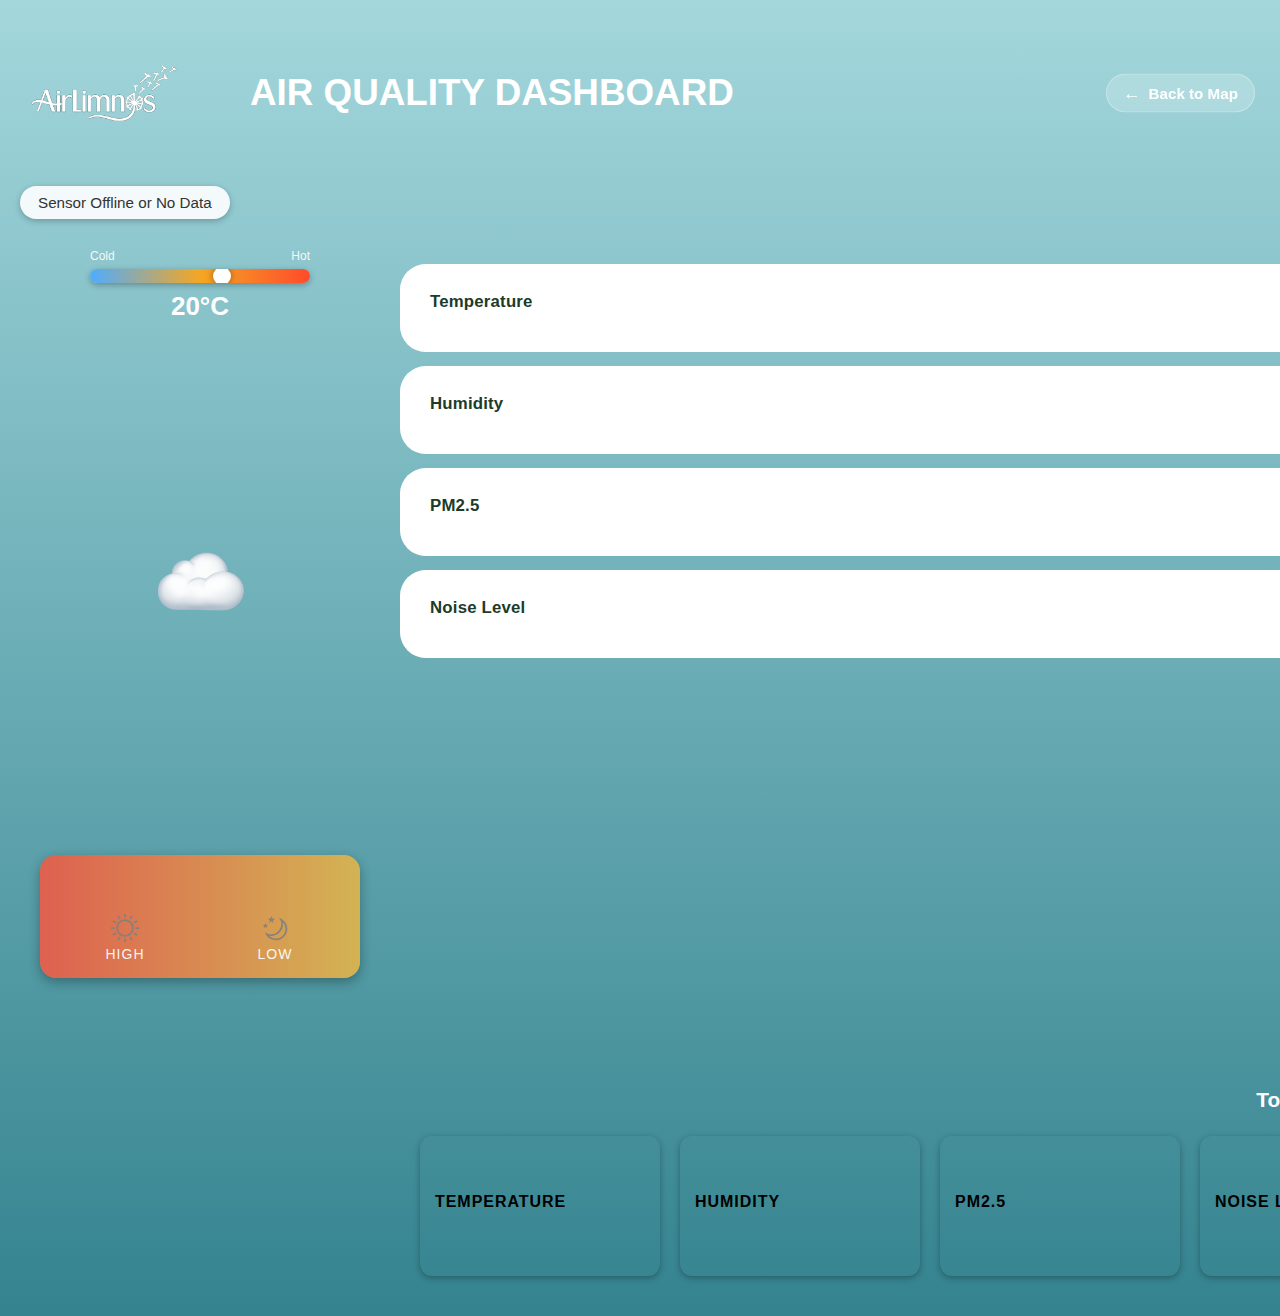
<file: Web2Learn/Web2Learn.html>
<!DOCTYPE html>
<html lang="en">

<head>
    <meta charset="UTF-8">
    <meta name="viewport" content="width=device-width, initial-scale=1.0">
    <title>Air Quality Dashboard</title>
    <link rel="stylesheet" href="style.css">
    <script src="Web2Learn.js"></script>

</head>

<body>
    <header>
        <img class="logo-img" src="airlimnos-white.png" alt="AirLimnos logo">
        <h1 class="logo">AIR QUALITY DASHBOARD</h1>
        <a href="map.html" class="btn-back-map">
            <span>&#8592;</span> Back to Map
        </a>
    </header>
    <main>
        <div class="selected-sensor">
            <span id="sensorLabel">No sensor selected</span>
        </div>

    <div class="hero">
        <div class="temp-bar-widget">
            <div class="temp-bar-labels">
            <span>Cold</span>
            <span>Hot</span>
            </div>

            <div class="temp-bar">
            <div class="temp-bar-fill"></div>
            <div class="temp-bar-knob"></div>
            </div>

            <p class="temp-bar-value">20°C</p>
        </div>

        <div class="condition" data-weather="rain">
            <img src="weather images/cloud.png" alt="Cloudy">
            <p></p>
        </div>

        <div class="highlow-box">
            <div class="high-item">
            <p class="temp"><sup></sup></p>
            <img src="weather-clear-symbolic-svgrepo-com.svg" alt="High">
            <span class="label-high-low">HIGH</span>
            </div>

            <div class="low-item">
            <p class="temp"><sup></sup></p>
            <img src="weather-clear-night-symbolic-svgrepo-com.svg" alt="Low">
            <span class="label-high-low">LOW</span>
            </div>
        </div>
        </div>




        <section class="today-panel">
            <h2 class="sectionTitle">
                <span class="title-toggle title-toggle-active" data-view="today">Today</span>
                <span class="title-separator"> / </span>
                <span class="title-toggle" data-view="history">History</span>
            </h2>



            <div class="today-card">
                <div class="today-main">
                    <div class="today-history">
                    <h4>Temperature</h4>
                    <div class="today-temperature-list theme-temp"></div>
                    </div>
                </div>
                </div>

                <div class="today-card">
                <div class="today-main">
                    <div class="today-history">
                    <h4>Humidity</h4>
                    <div class="today-humidity-list theme-hum"></div>
                    </div>
                </div>
                </div>

                <div class="today-card">
                <div class="today-main">
                    <div class="today-history">
                    <h4>PM2.5</h4>
                    <div class="today-pm25-list theme-pm25"></div>
                    </div>
                </div>
                </div>

                <div class="today-card">
                <div class="today-main">
                    <div class="today-history">
                    <h4>Noise Level</h4>
                    <div class="today-noise-list theme-noise"></div>
                    </div>
                </div>
                </div>

            <div class="history">

                <div class="day-card">
                    <span class="day-number">16</span>
                    <div class="day-info">
                        <span class="month">ΝΟΕΜΒΡΙΟΥ</span>
                        <span class="weekday">ΤΕΤΑΡΤΗ</span>
                    </div>
                    <div class="day-body">
                        <div class="icon-temp">
                            <img src="weather images/cloud.png">
                        </div>
                        <div class="temp-box">
                            <span class="temp-high">19°C</span>
                            <span class="temp-low">16°C</span>
                        </div>
                    </div>
                    <div class="metrics-row">
                        <div class="metric">
                            <span class="metric-label">PM2.5</span>
                            <span class="metric-value"> 12 µg/m³</span>
                        </div>
                        <div class="metric">
                            <span class="metric-label">Humidity</span>
                            <span class="metric-value">82%</span>
                        </div>
                        <div class="metric">
                            <span class="metric-label">Noise-Level</span>
                            <span class="metric-value">6 dB</span>
                        </div>
                    </div>
                    <div class="tag tag-green">
                        ΚΑΝΟΝΙΚΕΣ ΘΕΡΜΟΚΡΑΣΙΕΣ ΓΙΑ ΤΗΝ ΕΠΟΧΗ
                    </div>
                </div>

                <div class="day-card">
                    <span class="day-number">17</span>
                    <div class="day-info">
                        <span class="month">ΝΟΕΜΒΡΙΟΥ</span>
                        <span class="weekday">ΠΕΜΠΤΗ</span>
                    </div>
                    <p class="sun-times">Ανατολή: 07:21 – Δύση: 17:05</p>
                    <div class="day-body">
                        <div class="icon-temp">
                            <img src="weather images/mostly_sunny.png">
                        </div>
                        <div class="temp-box">
                            <span class="temp-high">22°C</span>
                            <span class="temp-low">19°C</span>
                        </div>
                    </div>
                    <div class="metrics-row">
                        <div class="metric">
                            <span class="metric-label">PM2.5</span>
                            <span class="metric-value">10 µg/m³</span>
                        </div>
                        <div class="metric">
                            <span class="metric-label">Humidity</span>
                            <span class="metric-value">89%</span>
                        </div>
                        <div class="metric">
                            <span class="metric-label">Noise-Level</span>
                            <span class="metric-value">2 dB</span>
                        </div>
                    </div>
                    <div class="tag tag-orange">
                        ΥΨΗΛΕΣ ΘΕΡΜΟΚΡΑΣΙΕΣ ΓΙΑ ΤΗΝ ΕΠΟΧΗ
                    </div>
                </div>

                <div class="day-card">
                    <span class="day-number">18</span>
                    <div class="day-info">
                        <span class="month">ΝΟΕΜΒΡΙΟΥ</span>
                        <span class="weekday">ΠΑΡΑΣΚΕΥΗ</span>
                    </div>
                    <p class="sun-times">Ανατολή: 07:21 – Δύση: 17:06</p>
                    <div class="day-body">
                        <div class="icon-temp">
                            <img src="weather images/mostly_sunny.png">
                        </div>
                        <div class="temp-box">
                            <span class="temp-high">24°C</span>
                            <span class="temp-low">19°C</span>
                        </div>
                    </div>
                    <div class="metrics-row">
                        <div class="metric">
                            <span class="metric-label">PM2.5</span>
                            <span class="metric-value">15 µg/m³</span>
                        </div>
                        <div class="metric">
                            <span class="metric-label">Humidity</span>
                            <span class="metric-value">90%</span>
                        </div>
                        <div class="metric">
                            <span class="metric-label">Noise-Level</span>
                            <span class="metric-value">9 dB</span>
                        </div>
                    </div>
                    <div class="tag tag-orange">
                        ΥΨΗΛΕΣ ΘΕΡΜΟΚΡΑΣΙΕΣ ΓΙΑ ΤΗΝ ΕΠΟΧΗ
                    </div>
                </div>

                <div class="day-card">
                    <span class="day-number">19</span>
                    <div class="day-info">
                        <span class="month">ΝΟΕΜΒΡΙΟΥ</span>
                        <span class="weekday">ΣΑΒΒΑΤΟ</span>
                    </div>
                    <p class="sun-times">Ανατολή: 07:22 – Δύση: 17:05</p>
                    <div class="day-body">
                        <div class="icon-temp">
                            <img src="weather images/rain_cloud.png">
                        </div>
                        <div class="temp-box">
                            <span class="temp-high">14°C</span>
                            <span class="temp-low">5°C</span>
                        </div>
                    </div>
                    <div class="metrics-row">
                        <div class="metric">
                            <span class="metric-label">PM2.5</span>
                            <span class="metric-value">4 µg/m³</span>
                        </div>
                        <div class="metric">
                            <span class="metric-label">Humidity</span>
                            <span class="metric-value">95%</span>
                        </div>
                        <div class="metric">
                            <span class="metric-label">Noise-Level</span>
                            <span class="metric-value">6 dB</span>
                        </div>
                    </div>
                    <div class="tag tag-blue">
                        ΧΑΜΗΛΕΣ ΘΕΡΜΟΚΡΑΣΙΕΣ ΓΙΑ ΤΗΝ ΕΠΟΧΗ
                    </div>
                </div>

                <div class="day-card">
                    <span class="day-number">20</span>
                    <div class="day-info">
                        <span class="month">ΝΟΕΜΒΡΙΟΥ</span>
                        <span class="weekday">ΚΥΡΙΑΚΗ</span>
                    </div>
                    <p class="sun-times">Ανατολή: 07:20 – Δύση: 17:05</p>
                    <div class="day-body">
                        <div class="icon-temp">
                            <img src="weather images/rain_cloud.png">
                        </div>
                        <div class="temp-box">
                            <span class="temp-high">13°C</span>
                            <span class="temp-low">7°C</span>
                        </div>
                    </div>
                    <div class="metrics-row">
                        <div class="metric">
                            <span class="metric-label">PM2.5</span>
                            <span class="metric-value">3 µg/m³</span>
                        </div>
                        <div class="metric">
                            <span class="metric-label">Humidity</span>
                            <span class="metric-value">75%</span>
                        </div>
                        <div class="metric">
                            <span class="metric-label">Noise-Level</span>
                            <span class="metric-value">4 dB</span>
                        </div>
                    </div>
                    <div class="tag tag-blue">
                        ΧΑΜΗΛΕΣ ΘΕΡΜΟΚΡΑΣΙΕΣ ΓΙΑ ΤΗΝ ΕΠΟΧΗ
                    </div>
                </div>


                <div class="day-card">
                    <span class="day-number">21</span>
                    <div class="day-info"><span class="month">ΝΟΕΜΒΡΙΟΥ</span><span class="weekday">ΔΕΥΤΕΡΑ</span></div>
                    <p class="sun-times">Ανατολή: 07:24 – Δύση: 17:04</p>
                    <div class="day-body">
                        <div class="icon-temp"><img src="weather images/cloud.png"></div>
                        <div class="temp-box">
                            <span class="temp-high">16°C</span>
                            <span class="temp-low">10°C</span>
                        </div>
                    </div>
                    <div class="metrics-row">
                        <div class="metric"><span class="metric-label">PM2.5</span><span class="metric-value"> 10
                                µg/m³</span></div>
                        <div class="metric"><span class="metric-label">Humidity</span><span class="metric-value">
                                72%</span></div>
                        <div class="metric"><span class="metric-label">Noise-Level</span><span class="metric-value"> 5
                                dB</span></div>
                    </div>
                    <div class="tag tag-green">ΚΑΝΟΝΙΚΕΣ ΘΕΡΜΟΚΡΑΣΙΕΣ</div>
                </div>

                <div class="day-card">
                    <span class="day-number">22</span>
                    <div class="day-info"><span class="month">ΝΟΕΜΒΡΙΟΥ</span><span class="weekday">ΤΡΙΤΗ</span></div>
                    <p class="sun-times">Ανατολή: 07:25 – Δύση: 17:04</p>
                    <div class="day-body">
                        <div class="icon-temp"><img src="weather images/rain_cloud.png"></div>
                        <div class="temp-box">
                            <span class="temp-high">13°C</span>
                            <span class="temp-low">7°C</span>
                        </div>
                    </div>
                    <div class="metrics-row">
                        <div class="metric"><span class="metric-label">PM2.5</span><span class="metric-value"> 12
                                µg/m³</span></div>
                        <div class="metric"><span class="metric-label">Humidity</span><span class="metric-value">
                                88%</span></div>
                        <div class="metric"><span class="metric-label">Noise-Level</span><span class="metric-value"> 6
                                dB</span></div>
                    </div>
                    <div class="tag tag-blue">ΧΑΜΗΛΕΣ ΘΕΡΜΟΚΡΑΣΙΕΣ</div>
                </div>

                <div class="day-card">
                    <span class="day-number">23</span>
                    <div class="day-info"><span class="month">ΝΟΕΜΒΡΙΟΥ</span><span class="weekday">ΤΕΤΑΡΤΗ</span></div>
                    <p class="sun-times">Ανατολή: 07:26 – Δύση: 17:03</p>
                    <div class="day-body">
                        <div class="icon-temp"><img src="weather images/sunny.png"></div>
                        <div class="temp-box">
                            <span class="temp-high">20°C</span>
                            <span class="temp-low">11°C</span>
                        </div>
                    </div>
                    <div class="metrics-row">
                        <div class="metric"><span class="metric-label">PM2.5</span><span class="metric-value"> 6
                                µg/m³</span></div>
                        <div class="metric"><span class="metric-label">Humidity</span><span class="metric-value">
                                55%</span></div>
                        <div class="metric"><span class="metric-label">Noise-Level</span><span class="metric-value"> 5
                                dB</span></div>
                    </div>
                    <div class="tag tag-orange">ΥΨΗΛΕΣ ΘΕΡΜΟΚΡΑΣΙΕΣ</div>
                </div>

                <div class="day-card">
                    <span class="day-number">24</span>
                    <div class="day-info"><span class="month">ΝΟΕΜΒΡΙΟΥ</span><span class="weekday">ΠΕΜΠΤΗ</span></div>
                    <p class="sun-times">Ανατολή: 07:27 – Δύση: 17:03</p>
                    <div class="day-body">
                        <div class="icon-temp"><img src="weather images/cloud.png"></div>
                        <div class="temp-box">
                            <span class="temp-high">18°C</span>
                            <span class="temp-low">12°C</span>
                        </div>
                    </div>
                    <div class="metrics-row">
                        <div class="metric"><span class="metric-label">PM2.5</span><span class="metric-value"> 8
                                µg/m³</span></div>
                        <div class="metric"><span class="metric-label">Humidity</span><span class="metric-value">
                                65%</span></div>
                        <div class="metric"><span class="metric-label">Noise-Level</span><span class="metric-value"> 4
                                dB</span></div>
                    </div>
                    <div class="tag tag-green">ΚΑΝΟΝΙΚΕΣ ΘΕΡΜΟΚΡΑΣΙΕΣ</div>
                </div>

                <div class="day-card">
                    <span class="day-number">25</span>
                    <div class="day-info"><span class="month">ΝΟΕΜΒΡΙΟΥ</span><span class="weekday">ΠΑΡΑΣΚΕΥΗ</span>
                    </div>
                    <p class="sun-times">Ανατολή: 07:28 – Δύση: 17:02</p>
                    <div class="day-body">
                        <div class="icon-temp"><img src="weather images/thunder_cloud_and_rain.png"></div>
                        <div class="temp-box">
                            <span class="temp-high">12°C</span>
                            <span class="temp-low">6°C</span>
                        </div>
                    </div>
                    <div class="metrics-row">
                        <div class="metric"><span class="metric-label">PM2.5</span><span class="metric-value"> 14
                                µg/m³</span></div>
                        <div class="metric"><span class="metric-label">Humidity</span><span class="metric-value">
                                92%</span></div>
                        <div class="metric"><span class="metric-label">Noise-Level</span><span class="metric-value"> 7
                                dB</span></div>
                    </div>
                    <div class="tag tag-blue">ΧΑΜΗΛΕΣ ΘΕΡΜΟΚΡΑΣΙΕΣ</div>
                </div>

                <div class="day-card">
                    <span class="day-number">26</span>
                    <div class="day-info"><span class="month">ΝΟΕΜΒΡΙΟΥ</span><span class="weekday">ΣΑΒΒΑΤΟ</span></div>
                    <p class="sun-times">Ανατολή: 07:29 – Δύση: 17:02</p>
                    <div class="day-body">
                        <div class="icon-temp"><img src="weather images/cloud.png"></div>
                        <div class="temp-box">
                            <span class="temp-high">15°C</span>
                            <span class="temp-low">10°C</span>
                        </div>
                    </div>
                    <div class="metrics-row">
                        <div class="metric"><span class="metric-label">PM2.5</span><span class="metric-value"> 9
                                µg/m³</span></div>
                        <div class="metric"><span class="metric-label">Humidity</span><span class="metric-value">
                                78%</span></div>
                        <div class="metric"><span class="metric-label">Noise-Level</span><span class="metric-value"> 5
                                dB</span></div>
                    </div>
                    <div class="tag tag-green">ΚΑΝΟΝΙΚΕΣ ΘΕΡΜΟΚΡΑΣΙΕΣ</div>
                </div>

                <div class="day-card">
                    <span class="day-number">27</span>
                    <div class="day-info"><span class="month">ΝΟΕΜΒΡΙΟΥ</span><span class="weekday">ΚΥΡΙΑΚΗ</span></div>
                    <p class="sun-times">Ανατολή: 07:30 – Δύση: 17:02</p>
                    <div class="day-body">
                        <div class="icon-temp"><img src="weather images/sunny.png"></div>
                        <div class="temp-box">
                            <span class="temp-high">19°C</span>
                            <span class="temp-low">8°C</span>
                        </div>
                    </div>
                    <div class="metrics-row">
                        <div class="metric"><span class="metric-label">PM2.5</span><span class="metric-value"> 5
                                µg/m³</span></div>
                        <div class="metric"><span class="metric-label">Humidity</span><span class="metric-value">
                                54%</span></div>
                        <div class="metric"><span class="metric-label">Noise-Level</span><span class="metric-value"> 3
                                dB</span></div>
                    </div>
                    <div class="tag tag-orange">ΥΨΗΛΕΣ ΘΕΡΜΟΚΡΑΣΙΕΣ</div>
                </div>

                <div class="day-card">
                    <span class="day-number">28</span>
                    <div class="day-info"><span class="month">ΝΟΕΜΒΡΙΟΥ</span><span class="weekday">ΔΕΥΤΕΡΑ</span></div>
                    <p class="sun-times">Ανατολή: 07:31 – Δύση: 17:02</p>
                    <div class="day-body">
                        <div class="icon-temp"><img src="weather images/rain_cloud.png"></div>
                        <div class="temp-box">
                            <span class="temp-high">14°C</span>
                            <span class="temp-low">9°C</span>
                        </div>
                    </div>
                    <div class="metrics-row">
                        <div class="metric"><span class="metric-label">PM2.5</span><span class="metric-value"> 11
                                µg/m³</span></div>
                        <div class="metric"><span class="metric-label">Humidity</span><span class="metric-value">
                                80%</span></div>
                        <div class="metric"><span class="metric-label">Noise-Level</span><span class="metric-value"> 5
                                dB</span></div>
                    </div>
                    <div class="tag tag-green">ΚΑΝΟΝΙΚΕΣ ΘΕΡΜΟΚΡΑΣΙΕΣ</div>
                </div>

                <div class="day-card">
                    <span class="day-number">29</span>
                    <div class="day-info"><span class="month">ΝΟΕΜΒΡΙΟΥ</span><span class="weekday">ΤΡΙΤΗ</span></div>
                    <p class="sun-times">Ανατολή: 07:32 – Δύση: 17:02</p>
                    <div class="day-body">
                        <div class="icon-temp"><img src="weather images/mostly_sunny.png"></div>
                        <div class="temp-box">
                            <span class="temp-high">17°C</span>
                            <span class="temp-low">12°C</span>
                        </div>
                    </div>
                    <div class="metrics-row">
                        <div class="metric"><span class="metric-label">PM2.5</span><span class="metric-value"> 7
                                µg/m³</span></div>
                        <div class="metric"><span class="metric-label">Humidity</span><span class="metric-value">
                                63%</span></div>
                        <div class="metric"><span class="metric-label">Noise-Level</span><span class="metric-value"> 5
                                dB</span></div>
                    </div>
                    <div class="tag tag-green">ΚΑΝΟΝΙΚΕΣ ΘΕΡΜΟΚΡΑΣΙΕΣ</div>
                </div>

                <div class="day-card">
                    <span class="day-number">30</span>
                    <div class="day-info"><span class="month">ΝΟΕΜΒΡΙΟΥ</span><span class="weekday">ΤΕΤΑΡΤΗ</span></div>
                    <p class="sun-times">Ανατολή: 07:33 – Δύση: 17:02</p>
                    <div class="day-body">
                        <div class="icon-temp"><img src="weather images/cloud.png"></div>
                        <div class="temp-box">
                            <span class="temp-high">15°C</span>
                            <span class="temp-low">8°C</span>
                        </div>
                    </div>
                    <div class="metrics-row">
                        <div class="metric"><span class="metric-label">PM2.5</span><span class="metric-value"> 8
                                µg/m³</span></div>
                        <div class="metric"><span class="metric-label">Humidity</span><span class="metric-value">
                                72%</span></div>
                        <div class="metric"><span class="metric-label">Noise-Level</span><span class="metric-value"> 4
                                dB</span></div>
                    </div>
                    <div class="tag tag-green">ΚΑΝΟΝΙΚΕΣ ΘΕΡΜΟΚΡΑΣΙΕΣ</div>
                </div>

                <div class="day-card">
                    <span class="day-number">1</span>
                    <div class="day-info"><span class="month">ΔΕΚΕΜΒΡΙΟΥ</span><span class="weekday">ΠΕΜΠΤΗ</span></div>
                    <p class="sun-times">Ανατολή: 07:34 – Δύση: 17:01</p>
                    <div class="day-body">
                        <div class="icon-temp"><img src="weather images/rain_cloud.png"></div>
                        <div class="temp-box">
                            <span class="temp-high">10°C</span>
                            <span class="temp-low">5°C</span>
                        </div>
                    </div>
                    <div class="metrics-row">
                        <div class="metric"><span class="metric-label">PM2.5</span><span class="metric-value"> 13
                                µg/m³</span></div>
                        <div class="metric"><span class="metric-label">Humidity</span><span class="metric-value">
                                90%</span></div>
                        <div class="metric"><span class="metric-label">Noise-Level</span><span class="metric-value"> 6
                                dB</span></div>
                    </div>
                    <div class="tag tag-blue">ΧΑΜΗΛΕΣ ΘΕΡΜΟΚΡΑΣΙΕΣ</div>
                </div>

                <div class="day-card">
                    <span class="day-number">2</span>
                    <div class="day-info"><span class="month">ΔΕΚΕΜΒΡΙΟΥ</span><span class="weekday">ΠΑΡΑΣΚΕΥΗ</span>
                    </div>
                    <p class="sun-times">Ανατολή: 07:35 – Δύση: 17:01</p>
                    <div class="day-body">
                        <div class="icon-temp"><img src="weather images/mostly_sunny.png"></div>
                        <div class="temp-box">
                            <span class="temp-high">17°C</span>
                            <span class="temp-low">11°C</span>
                        </div>
                    </div>
                    <div class="metrics-row">
                        <div class="metric"><span class="metric-label">PM2.5</span><span class="metric-value"> 6
                                µg/m³</span></div>
                        <div class="metric"><span class="metric-label">Humidity</span><span class="metric-value">
                                70%</span></div>
                        <div class="metric"><span class="metric-label">Noise-Level</span><span class="metric-value"> 4
                                dB</span></div>
                    </div>
                    <div class="tag tag-orange">ΥΨΗΛΕΣ ΘΕΡΜΟΚΡΑΣΙΕΣ</div>
                </div>

                <div class="day-card">
                    <span class="day-number">3</span>
                    <div class="day-info"><span class="month">ΔΕΚΕΜΒΡΙΟΥ</span><span class="weekday">ΣΑΒΒΑΤΟ</span>
                    </div>
                    <p class="sun-times">Ανατολή: 07:36 – Δύση: 17:01</p>
                    <div class="day-body">
                        <div class="icon-temp"><img src="weather images/cloud.png"></div>
                        <div class="temp-box">
                            <span class="temp-high">14°C</span>
                            <span class="temp-low">7°C</span>
                        </div>
                    </div>
                    <div class="metrics-row">
                        <div class="metric"><span class="metric-label">PM2.5</span><span class="metric-value"> 9
                                µg/m³</span></div>
                        <div class="metric"><span class="metric-label">Humidity</span><span class="metric-value">
                                79%</span></div>
                        <div class="metric"><span class="metric-label">Noise-Level</span><span class="metric-value"> 5
                                dB</span></div>
                    </div>
                    <div class="tag tag-green">ΚΑΝΟΝΙΚΕΣ ΘΕΡΜΟΚΡΑΣΙΕΣ</div>
                </div>

                <div class="day-card">
                    <span class="day-number">4</span>
                    <div class="day-info"><span class="month">ΔΕΚΕΜΒΡΙΟΥ</span><span class="weekday">ΚΥΡΙΑΚΗ</span>
                    </div>
                    <p class="sun-times">Ανατολή: 07:36 – Δύση: 17:00</p>
                    <div class="day-body">
                        <div class="icon-temp"><img src="weather images/rain_cloud.png"></div>
                        <div class="temp-box">
                            <span class="temp-high">12°C</span>
                            <span class="temp-low">6°C</span>
                        </div>
                    </div>
                    <div class="metrics-row">
                        <div class="metric"><span class="metric-label">PM2.5</span><span class="metric-value"> 14
                                µg/m³</span></div>
                        <div class="metric"><span class="metric-label">Humidity</span><span class="metric-value">
                                90%</span></div>
                        <div class="metric"><span class="metric-label">Noise-Level</span><span class="metric-value"> 6
                                dB</span></div>
                    </div>
                    <div class="tag tag-blue">ΧΑΜΗΛΕΣ ΘΕΡΜΟΚΡΑΣΙΕΣ</div>
                </div>

                <div class="day-card">
                    <span class="day-number">5</span>
                    <div class="day-info"><span class="month">ΔΕΚΕΜΒΡΙΟΥ</span><span class="weekday">ΔΕΥΤΕΡΑ</span>
                    </div>
                    <p class="sun-times">Ανατολή: 07:37 – Δύση: 17:00</p>
                    <div class="day-body">
                        <div class="icon-temp"><img src="weather images/mostly_sunny.png"></div>
                        <div class="temp-box">
                            <span class="temp-high">15°C</span>
                            <span class="temp-low">9°C</span>
                        </div>
                    </div>
                    <div class="metrics-row">
                        <div class="metric"><span class="metric-label">PM2.5</span><span class="metric-value"> 7
                                µg/m³</span></div>
                        <div class="metric"><span class="metric-label">Humidity</span><span class="metric-value">
                                67%</span></div>
                        <div class="metric"><span class="metric-label">Noise-Level</span><span class="metric-value"> 4
                                dB</span></div>
                    </div>
                    <div class="tag tag-green">ΚΑΝΟΝΙΚΕΣ ΘΕΡΜΟΚΡΑΣΙΕΣ</div>
                </div>

                <div class="day-card">
                    <span class="day-number">6</span>
                    <div class="day-info"><span class="month">ΔΕΚΕΜΒΡΙΟΥ</span><span class="weekday">ΤΡΙΤΗ</span></div>
                    <p class="sun-times">Ανατολή: 07:38 – Δύση: 17:00</p>
                    <div class="day-body">
                        <div class="icon-temp"><img src="weather images/sunny.png"></div>
                        <div class="temp-box">
                            <span class="temp-high">18°C</span>
                            <span class="temp-low">11°C</span>
                        </div>
                    </div>
                    <div class="metrics-row">
                        <div class="metric"><span class="metric-label">PM2.5</span><span class="metric-value"> 6
                                µg/m³</span></div>
                        <div class="metric"><span class="metric-label">Humidity</span><span class="metric-value">
                                58%</span></div>
                        <div class="metric"><span class="metric-label">Noise-Level</span><span class="metric-value"> 4
                                dB</span></div>
                    </div>
                    <div class="tag tag-orange">ΥΨΗΛΕΣ ΘΕΡΜΟΚΡΑΣΙΕΣ</div>
                </div>

                <div class="day-card">
                    <span class="day-number">7</span>
                    <div class="day-info"><span class="month">ΔΕΚΕΜΒΡΙΟΥ</span><span class="weekday">ΤΕΤΑΡΤΗ</span>
                    </div>
                    <p class="sun-times">Ανατολή: 07:39 – Δύση: 17:00</p>
                    <div class="day-body">
                        <div class="icon-temp"><img src="weather images/cloud.png"></div>
                        <div class="temp-box">
                            <span class="temp-high">16°C</span>
                            <span class="temp-low">9°C</span>
                        </div>
                    </div>
                    <div class="metrics-row">
                        <div class="metric"><span class="metric-label">PM2.5</span><span class="metric-value"> 7
                                µg/m³</span></div>
                        <div class="metric"><span class="metric-label">Humidity</span><span class="metric-value">
                                70%</span></div>
                        <div class="metric"><span class="metric-label">Noise-Level</span><span class="metric-value"> 5
                                dB</span></div>
                    </div>
                    <div class="tag tag-green">ΚΑΝΟΝΙΚΕΣ ΘΕΡΜΟΚΡΑΣΙΕΣ</div>
                </div>

                <div class="day-card">
                    <span class="day-number">8</span>
                    <div class="day-info"><span class="month">ΔΕΚΕΜΒΡΙΟΥ</span><span class="weekday">ΠΕΜΠΤΗ</span></div>
                    <p class="sun-times">Ανατολή: 07:40 – Δύση: 17:00</p>
                    <div class="day-body">
                        <div class="icon-temp"><img src="weather images/mostly_sunny.png"></div>
                        <div class="temp-box">
                            <span class="temp-high">19°C</span>
                            <span class="temp-low">12°C</span>
                        </div>
                    </div>
                    <div class="metrics-row">
                        <div class="metric"><span class="metric-label">PM2.5</span><span class="metric-value"> 6
                                µg/m³</span></div>
                        <div class="metric"><span class="metric-label">Humidity</span><span class="metric-value">
                                60%</span></div>
                        <div class="metric"><span class="metric-label">Noise-Level</span><span class="metric-value"> 4
                                dB</span></div>
                    </div>
                    <div class="tag tag-orange">ΥΨΗΛΕΣ ΘΕΡΜΟΚΡΑΣΙΕΣ</div>
                </div>

                <div class="day-card">
                    <span class="day-number">9</span>
                    <div class="day-info"><span class="month">ΔΕΚΕΜΒΡΙΟΥ</span><span class="weekday">ΠΑΡΑΣΚΕΥΗ</span>
                    </div>
                    <p class="sun-times">Ανατολή: 07:40 – Δύση: 17:01</p>
                    <div class="day-body">
                        <div class="icon-temp"><img src="weather images/rain_cloud.png"></div>
                        <div class="temp-box">
                            <span class="temp-high">11°C</span>
                            <span class="temp-low">6°C</span>
                        </div>
                    </div>
                    <div class="metrics-row">
                        <div class="metric"><span class="metric-label">PM2.5</span><span class="metric-value"> 14
                                µg/m³</span></div>
                        <div class="metric"><span class="metric-label">Humidity</span><span class="metric-value">
                                92%</span></div>
                        <div class="metric"><span class="metric-label">Noise-Level</span><span class="metric-value"> 6
                                dB</span></div>
                    </div>
                    <div class="tag tag-blue">ΧΑΜΗΛΕΣ ΘΕΡΜΟΚΡΑΣΙΕΣ</div>
                </div>

                <div class="day-card">
                    <span class="day-number">10</span>
                    <div class="day-info"><span class="month">ΔΕΚΕΜΒΡΙΟΥ</span><span class="weekday">ΣΑΒΒΑΤΟ</span>
                    </div>
                    <p class="sun-times">Ανατολή: 07:40 – Δύση: 17:01</p>
                    <div class="day-body">
                        <div class="icon-temp"><img src="weather images/cloud.png"></div>
                        <div class="temp-box">
                            <span class="temp-high">15°C</span>
                            <span class="temp-low">9°C</span>
                        </div>
                    </div>
                    <div class="metrics-row">
                        <div class="metric"><span class="metric-label">PM2.5</span><span class="metric-value"> 10
                                µg/m³</span></div>
                        <div class="metric"><span class="metric-label">Humidity</span><span class="metric-value">
                                70%</span></div>
                        <div class="metric"><span class="metric-label">Noise-Level</span><span class="metric-value"> 5
                                dB</span></div>
                    </div>
                    <div class="tag tag-green">ΚΑΝΟΝΙΚΕΣ ΘΕΡΜΟΚΡΑΣΙΕΣ</div>
                </div>

                <div class="day-card">
                    <span class="day-number">11</span>
                    <div class="day-info"><span class="month">ΔΕΚΕΜΒΡΙΟΥ</span><span class="weekday">ΚΥΡΙΑΚΗ</span>
                    </div>
                    <p class="sun-times">Ανατολή: 07:41 – Δύση: 17:01</p>
                    <div class="day-body">
                        <div class="icon-temp"><img src="weather images/sunny.png"></div>
                        <div class="temp-box">
                            <span class="temp-high">18°C</span>
                            <span class="temp-low">11°C</span>
                        </div>
                    </div>
                    <div class="metrics-row">
                        <div class="metric"><span class="metric-label">PM2.5</span><span class="metric-value"> 7
                                µg/m³</span></div>
                        <div class="metric"><span class="metric-label">Humidity</span><span class="metric-value">
                                66%</span></div>
                        <div class="metric"><span class="metric-label">Noise-Level</span><span class="metric-value"> 4
                                dB</span></div>
                    </div>
                    <div class="tag tag-orange">ΥΨΗΛΕΣ ΘΕΡΜΟΚΡΑΣΙΕΣ</div>
                </div>

                <div class="day-card">
                    <span class="day-number">12</span>
                    <div class="day-info"><span class="month">ΔΕΚΕΜΒΡΙΟΥ</span><span class="weekday">ΔΕΥΤΕΡΑ</span>
                    </div>
                    <p class="sun-times">Ανατολή: 07:42 – Δύση: 17:01</p>
                    <div class="day-body">
                        <div class="icon-temp"><img src="weather images/cloud.png"></div>
                        <div class="temp-box">
                            <span class="temp-high">14°C</span>
                            <span class="temp-low">7°C</span>
                        </div>
                    </div>
                    <div class="metrics-row">
                        <div class="metric"><span class="metric-label">PM2.5</span><span class="metric-value"> 9
                                µg/m³</span></div>
                        <div class="metric"><span class="metric-label">Humidity</span><span class="metric-value">
                                73%</span></div>
                        <div class="metric"><span class="metric-label">Noise-Level</span><span class="metric-value"> 5
                                dB</span></div>
                    </div>
                    <div class="tag tag-green">ΚΑΝΟΝΙΚΕΣ ΘΕΡΜΟΚΡΑΣΙΕΣ</div>
                </div>

                <div class="day-card">
                    <span class="day-number">13</span>
                    <div class="day-info"><span class="month">ΔΕΚΕΜΒΡΙΟΥ</span><span class="weekday">ΤΡΙΤΗ</span></div>
                    <p class="sun-times">Ανατολή: 07:42 – Δύση: 17:02</p>
                    <div class="day-body">
                        <div class="icon-temp"><img src="weather images/rain_cloud.png"></div>
                        <div class="temp-box">
                            <span class="temp-high">11°C</span>
                            <span class="temp-low">6°C</span>
                        </div>
                    </div>
                    <div class="metrics-row">
                        <div class="metric"><span class="metric-label">PM2.5</span><span class="metric-value"> 12
                                µg/m³</span></div>
                        <div class="metric"><span class="metric-label">Humidity</span><span class="metric-value">
                                88%</span></div>
                        <div class="metric"><span class="metric-label">Noise-Level</span><span class="metric-value"> 6
                                dB</span></div>
                    </div>
                    <div class="tag tag-blue">ΧΑΜΗΛΕΣ ΘΕΡΜΟΚΡΑΣΙΕΣ</div>
                </div>

                <div class="day-card">
                    <span class="day-number">14</span>
                    <div class="day-info"><span class="month">ΔΕΚΕΜΒΡΙΟΥ</span><span class="weekday">ΤΕΤΑΡΤΗ</span>
                    </div>
                    <p class="sun-times">Ανατολή: 07:43 – Δύση: 17:02</p>
                    <div class="day-body">
                        <div class="icon-temp"><img src="weather images/cloud.png"></div>
                        <div class="temp-box">
                            <span class="temp-high">13°C</span>
                            <span class="temp-low">7°C</span>
                        </div>
                    </div>
                    <div class="metrics-row">
                        <div class="metric"><span class="metric-label">PM2.5</span><span class="metric-value"> 10
                                µg/m³</span></div>
                        <div class="metric"><span class="metric-label">Humidity</span><span class="metric-value">
                                79%</span></div>
                        <div class="metric"><span class="metric-label">Noise-Level</span><span class="metric-value"> 5
                                dB</span></div>
                    </div>
                    <div class="tag tag-green">ΚΑΝΟΝΙΚΕΣ ΘΕΡΜΟΚΡΑΣΙΕΣ</div>
                </div>

            </div>


            <button id="historyToggleBtn" class="history-toggle-btn">
                Show full month
            </button>

            </div>
        </section>




        <section class="highlights">
            <h2 class="sectionTitle">Today's Highlights</h2>

            <div class="card" data-type="temp">
                <h2 class="temperature">TEMPERATURE</h2>
                <p class="value" data-value="22"></p>
            </div>

            <div class="card" data-type="humidity">
                <h2 class="humidity">HUMIDITY</h2>
                <p class="value" data-value="25"></p>
            </div>

            <div class="card" data-type="pm25">
                <h2 class="pm2.5">PM2.5</h2>
                <p class="value" data-value="1050"></p>
            </div>

            <div class="card" data-type="noise-level">
                <h2 class="noise-level">NOISE LEVEL</h2>
                <p class="value" data-value="6"></p>
            </div>
        </section>
    </main>

</body>

</html>
</file>
<file: Web2Learn/style.css>
* {
    margin: 0;
    padding: 0;
    box-sizing: border-box;
}

html,
body {
    font-family: Arial, Helvetica, sans-serif;
    color: white;
    background: linear-gradient(to top, #34838F, #A3D7DC);
}

body {
    margin: 0;
}

header {
    display: flex;
    align-items: center;
    justify-content: flex-start;
    gap: 12px;
    padding: 18px 28px;
    position: relative;
    padding-right: 160px;
}

main {
    display: grid;
    grid-template-columns: 1.1fr 2fr;
    grid-template-rows: auto auto;
    column-gap: 20px;
    row-gap: 0;
    align-items: start;
    padding: 0 20px 20px;
    min-height: calc(100vh - 80px);
}

.selected-sensor {
    grid-column: 1/-1;
    grid-row: 1;
    display: flex;
    justify-content: left;
    align-items: center;
    margin-bottom: 10px;
}

#sensorLabel {
    padding: 8px 18px;
    border-radius: 999px;
    background: rgba(255, 255, 255, 0.9);
    color: #333;
    box-shadow: 0 2px 6px rgba(0, 0, 0, 0.25);
    font-size: 0.95rem;
}

.hero {
  background: transparent;
  border-radius: 0;
  padding: 10px 20px 0;
  display: flex;
  flex-direction: column;
  align-items: center;
  justify-content: flex-start;
  text-align: center;
  box-shadow: none;
  grid-column: 1;
  grid-row: 2;
  height: auto;       /* να μην τεντώνεται όσο το history */
  gap: 12px;          /* μικρό κενό ανάμεσα στα παιδιά */
}


.btn-back-map {
    position: absolute;
    top: 50%;
    right: 25px;
    transform: translateY(-50%);
    display: flex;
    align-items: center;
    gap: 8px;
    padding: 8px 16px;
    background: rgba(255, 255, 255, 0.2);
    backdrop-filter: blur(5px);
    color: white;
    text-decoration: none;
    font-size: 0.95rem;
    font-weight: bold;
    border-radius: 50px;
    border: 1px solid rgba(255, 255, 255, 0.3);
    transition: all 0.3s ease;
}

.btn-back-map span {
    font-size: 1.1rem;
    transition: transform 0.3s ease;
}

.btn-back-map:hover {
    background: rgba(255, 255, 255, 0.9);
    color: #333;
    box-shadow: 0 4px 15px rgba(0, 0, 0, 0.2);
}

.btn-back-map:hover span {
    transform: translateX(-4px);
}

@media (max-width: 600px) {
    .btn-back-map {
        padding: 6px 12px;
        font-size: 0.75rem;
        right: 10px;
    }
}

.condition {
  display: flex;
  flex-direction: column;
  align-items: center;
  justify-content: center;
  gap: 5px;
  margin-top: 200px;   
}

.condition img {
  margin-top: 0;
  width: 90px;
}

.condition p {
  font-size: large;
  font-weight: 400;
  margin-top: 10px;
}


.highlow-box {
  background: linear-gradient(to right, #DE6150, #D3B353);
  border-radius: 16px;
  padding: 16px 20px;
  display: grid;
  grid-template-columns: 1fr 1fr;
  gap: 20px;
  color: white;
  text-align: center;
  box-shadow: 0 4px 12px rgba(0, 0, 0, 0.3);
  margin-top: 200px;   

  width: 320px;          
  max-width: 90vw; 
}


.highlow-box .temp {
    font-size: 32px;
    font-weight: bold;
    margin-bottom: 6px;
}

.highlow-box img {
    width: 28px;
    opacity: 0.9;
    margin-bottom: 4px;
}

.highlow-box .label-high-low {
    font-size: 14px;
    letter-spacing: 1px;
    opacity: 0.9;
}

.high-item,
.low-item {
    display: flex;
    flex-direction: column;
    align-items: center;
    justify-content: center;
}

.temp sup {
    font-size: 0.5em;
    margin-left: 2px;
}

.today-panel {
    grid-column: 2;
    grid-row: 2;
    display: flex;
    flex-direction: column;
    gap: 14px;
}

.sectionTitle {
    align-items: right;
    text-align: right;
    gap: 4px;
    font-size: 1.1rem;
}

.title-toggle {
    cursor: pointer;
    opacity: 0.6;
    font-weight: 600;
}

.title-toggle-active {
    opacity: 1;
    text-decoration: underline;
}

.title-separator {
    opacity: 0.6;
}

.today-tabs {
    display: flex;
    gap: 8px;
    flex-wrap: wrap;
    justify-content: flex-end;
}

.today-tab {
    border: none;
    border-radius: 999px;
    padding: 6px 18px;
    background: rgba(255, 255, 255, 0.7);
    font-size: 0.85rem;
    cursor: pointer;
    transition: background 0.2s, transform 0.1s;
}

.today-tab.active {
    background: #27a4ff;
    color: white;
    transform: translateY(-1px);
}

/* === TODAY CARD – PREMIUM LOOK === */
.today-card {
    position: relative;
    display: grid;
    grid-template-columns: 1fr;
    gap: 18px;

    padding: 28px 30px;
    border-radius: 26px;
    background-color: white;

    color: #1c3b2b;
    overflow: hidden;
}

.today-card::before {
    content: "";
    position: absolute;
    inset: 0;
    background: radial-gradient(circle at top left,
            rgba(255, 255, 255, 0.35),
            transparent 60%);
    pointer-events: none;
}

/* === MAIN CONTENT === */
.today-main {
    display: flex;
    flex-direction: column;
    gap: 16px;
    z-index: 1;
}

/* === TODAY HISTORY (Last 5 Days) -> 5 τετραγωνάκια μέσα στο πράσινο === */
.today-history h4{
  font-size: 1.05rem;
  font-weight: 800;
  margin-bottom: 12px;
  letter-spacing: 0.2px;
}

/* === LISTΕΣ 5 ΗΜΕΡΩΝ === */
.today-temperature-list,
.today-humidity-list,
.today-pm25-list,
.today-noise-list {
  display: grid;
  grid-template-columns: repeat(5, minmax(120px, 1fr));
  gap: 12px;
  align-items: stretch;
}

/* medium οθόνες – 4 κάρτες ανά σειρά */
@media (max-width: 1200px) {
  .today-temperature-list,
  .today-humidity-list,
  .today-pm25-list,
  .today-noise-list {
    grid-template-columns: repeat(4, minmax(120px, 1fr));
  }
}

/* tablets – 3 κάρτες ανά σειρά */
@media (max-width: 900px) {
  .today-temperature-list,
  .today-humidity-list,
  .today-pm25-list,
  .today-noise-list {
    grid-template-columns: repeat(3, minmax(120px, 1fr));
  }
}

/* κινητά – 2 κάρτες ανά σειρά */
@media (max-width: 600px) {
  .today-temperature-list,
  .today-humidity-list,
  .today-pm25-list,
  .today-noise-list {
    grid-template-columns: repeat(2, minmax(120px, 1fr));
  }
}


.today-history-item{
  background: rgba(255, 255, 255, 0.55);
  border: 1px solid rgba(0, 0, 0, 0.35);
  border-radius: 14px;
  padding: 12px 10px;
  box-shadow: 0 8px 16px rgba(0,0,0,0.10),
              inset 0 1px 0 rgba(255,255,255,0.55);
  display: flex;
  flex-direction: column;
  justify-content: center;
  gap: 6px;
  min-height: 84px;
}

.today-history-item .day{
  font-size: 0.85rem;
  font-weight: 700;
  opacity: 0.85;
}

.today-history-item .vals{
  display: flex;
  flex-wrap: wrap;         
  justify-content: center;
  gap: 4px 8px;
  font-weight: 900;
  font-size: 1.25rem;
}


/* TEMPERATURE */
.theme-temp .today-history-item{ border-color: rgba(0,0,0,.35); }
.theme-temp .val-high{ color:#e53935; }
.theme-temp .val-low { color:#1e88e5; }

/* HUMIDITY */
.theme-hum .today-history-item{
  border-color: rgba(120,81,169,.35);
  background: rgba(255,255,255,.65);
}
.theme-hum .val-high{ color:#e53935; }
.theme-hum .val-low { color:#1e88e5; }

/* PM2.5 */

.theme-pm25 .unit{
  font-size: 0.80rem;   
  font-weight: 700;
  opacity: 0.85;
  margin-left: 2px;
}

.theme-pm25 .today-history-item{ border-color: rgba(245,124,0,.35); }
.theme-pm25 .val-high{ color:#e53935; }
.theme-pm25 .val-low { color:#1e88e5; }

/* NOISE (είχε κοπεί η γραμμή) */
.theme-noise .today-history-item{ border-color: rgba(0,0,0,.28); }
.theme-noise .val-high{ color:#e53935; }
.theme-noise .val-low { color:#1e88e5; }




/* responsive για μικρές οθόνες */
@media (max-width: 980px) {
    .today-history-list {
        grid-template-columns: repeat(3, minmax(0, 1fr));
    }
}

@media (max-width: 560px) {
    .today-history-list {
        grid-template-columns: repeat(2, minmax(0, 1fr));
    }
}

/* (κρατάω τα υπόλοιπα όπως τα είχες) */
.today-status-row {
    display: flex;
    align-items: center;
    gap: 6px;
    font-size: 0.8rem;
    font-weight: 500;
}

.today-dot {
    width: 10px;
    height: 10px;
    border-radius: 50%;
}

.today-dot.live {
    background: #e53935;
}

.today-main-value {
    display: flex;
    align-items: baseline;
    gap: 8px;
    font-weight: 700;
}

#today-main-number {
    font-size: 3.2rem;
}

#today-main-unit {
    font-size: 0.9rem;
}

.today-quality {
    display: flex;
    align-items: center;
    gap: 10px;
    font-size: 0.9rem;
}

.quality-chip {
    padding: 6px 14px;
    border-radius: 999px;
    font-weight: 600;
    font-size: 0.85rem;
}

.quality-good {
    background: #6fdc6f;
    color: #155915;
}

.quality-moderate {
    background: #ffec99;
    color: #8a6d00;
}

.quality-bad {
    background: #ff9f9f;
    color: #7b0505;
}

.today-submetrics {
    display: flex;
    gap: 36px;
    margin-top: 4px;
}

.sub-title {
    font-size: 0.75rem;
    text-transform: uppercase;
    letter-spacing: 0.06em;
    opacity: 0.9;
}

.sub-value {
    font-size: 0.95rem;
    font-weight: 600;
}

.today-scale {
    display: flex;
    justify-content: flex-end;
    gap: 12px;
    font-size: 0.7rem;
    margin-bottom: 6px;
    opacity: 0.9;
}

.highlights {
    background: transparent;
    border-radius: 16px;
    padding: 20px;
    box-shadow: none;
    grid-column: 2;
    grid-row: 3;
    display: grid;
    grid-template-columns: repeat(4, minmax(240px, 1fr));
    gap: 20px;
    align-items: stretch;
}

.highlights h2.sectionTitle {
    margin-bottom: 4px;
    font-size: 1.3rem;
    grid-column: 1/-1;
    margin-top: 90px;
}

.highlights>div {
    border-radius: 12px;
    padding: 15px;
    color: black;
    box-shadow: 0 2px 6px rgba(0, 0, 0, 0.3);
    display: flex;
    flex-direction: column;
    gap: 8px;
    justify-content: center;
    min-height: 140px;
    transition: transform .15s ease, box-shadow .15s ease;
}

.highlights>div h2 {
    letter-spacing: 0.06em;
    font-weight: 600;
    font-size: 1rem;
}

.value {
    font-size: 20px;
    font-weight: 800;
    line-height: 1.1;
}

.minmax {
    font-size: 12px;
}

.card-green {
    background: linear-gradient(to right, #22c55e, #86efac);
    color: #064e3b;
}

.card-light-green {
    background: linear-gradient(to right, #86efac, #bbf7d0);
    color: #065f46;
}

.card-yellow {
    background: linear-gradient(to right, #facc15, #fde047);
    color: #78350f;
}

.card-orange {
    background: linear-gradient(to right, #fb923c, #fdba74);
    color: #7c2d12;
}

.card-red {
    background: linear-gradient(to right, #ef4444, #f87171);
    color: #7f1d1d;
}

/* === Temperature Cards === */
.card-cold {
    background: linear-gradient(to right, #3B82F6, #60A5FA);
    color: white;
}

.card-cool {
    background: linear-gradient(to right, #60A5FA, #93C5FD);
    color: white;
}

.card-comfortable {
    background: linear-gradient(to right, #FACC15, #FDE047);
    color: #1f2937;
}

.card-warm {
    background: linear-gradient(to right, #FB923C, #FDBA74);
    color: white;
}

.card-hot {
    background: linear-gradient(to right, #EF4444, #F87171);
    color: white;
}

.history {
    grid-column: 1 / -1;
    margin-top: 10px;
    gap: 10px;
    flex-wrap: nowrap;
    overflow-x: auto;
    display: none;
    flex-direction: column;
}

.today-panel.show-history .history {
    display: flex;
}

.history:not(.expanded) .day-card:nth-child(n+6) {
    display: none;
}

.today-panel.show-history .today-card {
    display: none;
}

.today-panel.show-history .today-tabs,
.today-panel.show-history .today-scale {
    display: none;
}

.today-panel:not(.show-history) .history-toggle-btn {
    display: none !important;
}

.icon-temp img {
    width: 45px;
    opacity: 0.9;
}

.history.is-visible {
    max-height: 500px;
    opacity: 1;
}

.day-card {
    background: #ffffff;
    border-radius: 8px;
    border: 1px solid #d0d0d0;
    box-shadow: 0 2px 6px rgba(0, 0, 0, 0.12);
    color: #222;
    padding: 14px 18px;
    display: grid;
    grid-template-columns: 150px minmax(0, 1fr) 220px;
    column-gap: 16px;
    align-items: center;
    font-size: 0.85rem;
}

.day-left {
    display: flex;
    flex-direction: column;
    gap: 4px;
}

.day-header {
    display: flex;
    align-items: baseline;
    gap: 6px;
    border-bottom: 1px solid #e2e2e2;
    padding-bottom: 6px;
}

.date {
    display: flex;
    align-items: baseline;
    gap: 8px;
}

.day-number {
    font-size: 1.8rem;
    font-weight: 800;
}

.day-info {
    display: flex;
    flex-direction: column;
    text-transform: uppercase;
    font-size: 0.7rem;
    letter-spacing: 0.06em;
}

.weekday {
    font-weight: 700;
}

.sun-times {
    font-size: 0.9rem;
    font-weight: 600;
    opacity: 0.9;
    margin-top: 4px;
}

.day-body {
    display: flex;
    align-items: center;
    justify-content: flex-start;
    gap: 12px;
    margin-top: 4px;
    text-align: left;
}

.temp-box {
    display: flex;
    flex-direction: column;
    justify-content: center;
    margin-left: 10px;
}

.temp-box .temp-high {
    color: #e53935;
    font-size: 1.4rem;
    font-weight: 700;
    line-height: 1.1;
}

.temp-box .temp-low {
    color: #1e88e5;
    font-size: 1.2rem;
    font-weight: 700;
    line-height: 1.1;
}

.metrics-row {
    display: grid;
    grid-template-columns: repeat(4, minmax(90px, 1fr));
    gap: 12px;
    margin-top: 8px;
}

.metric-label {
    font-size: 0.8rem;
    text-transform: uppercase;
    letter-spacing: 0.06em;
    opacity: 0.8;
}

.metric-value {
    font-weight: 700;
    font-size: 0.95rem;
}

.tag {
    margin-top: 6px;
    padding: 6px 8px;
    border-radius: 6px;
    text-align: center;
    font-size: 0.7rem;
    font-weight: 600;
    align-self: flex-start;
}

.tag-green {
    background: #4caf50;
    color: white;
}

.tag-orange {
    background: #ff9800;
    color: white;
}

.tag-blue {
    background: #006eff;
    color: white;
}

.history-toggle-btn {
    margin-top: 8px;
    align-self: flex-end;
    padding: 4px 12px;
    border-radius: 999px;
    border: none;
    background: rgba(255, 255, 255, 0.8);
    font-size: 0.75rem;
    cursor: pointer;
    box-shadow: 0 2px 6px rgba(0, 0, 0, 0.2);
}

.history-toggle-btn:hover {
    background: #ffffff;
}

/* Κοντέινερ θερμομέτρου */
.temp-bar-widget {
  width: 220px;
  margin: 10px auto 4px;     /* λιγότερο κενό κάτω */
  text-align: center;
}

.temp-bar-labels {
    display: flex;
    justify-content: space-between;
    font-size: 0.75rem;
    opacity: 0.9;
    margin-bottom: 6px;
}

.temp-bar {
    position: relative;
    height: 14px;
    border-radius: 999px;
    background: rgba(255, 255, 255, 0.2);
    overflow: hidden;
    box-shadow: 0 2px 6px rgba(0, 0, 0, 0.3);
}

.temp-bar-fill {
    position: absolute;
    inset: 0;
    background: linear-gradient(to right, #4facfe, #f5a623, #ff4b2b);
}

.temp-bar-knob {
    position: absolute;
    top: 50%;
    transform: translate(-50%, -50%);
    width: 18px;
    height: 18px;
    border-radius: 50%;
    background: #ffffff;
    box-shadow: 0 0 6px rgba(0, 0, 0, 0.4);
    left: 60%;
}

.temp-bar-value {
    margin-top: 8px;
    font-size: 26px;
    font-weight: 700;
    color: #ffffff;
}

.logo {
    font-size: 2.3rem;
    margin: 0;
    line-height: 1.2;
    padding-left: 60px;
}

.logo-img {
    height: 150px;
    width: auto;
    object-fit: contain;
}

/* ====== 1. Μεγάλα tablets / μικρά laptop (κάτω από 1200px) ====== */
@media (max-width: 1200px) {
  main {
    grid-template-columns: 1fr 1.4fr;
    column-gap: 16px;
  }

  .logo {
    font-size: 2rem;
    padding-left: 30px;
  }

  .logo-img {
    height: 120px;
  }

  .highlights {
    grid-template-columns: repeat(3, minmax(0, 1fr));
  }
}

/* ====== 2. Tablets / portrait οθόνες (κάτω από 900px) ====== */
@media (max-width: 900px) {
  header {
    flex-wrap: wrap;
    padding: 12px 16px;
    padding-right: 120px;
  }

  .logo {
    font-size: 1.7rem;
    padding-left: 10px;
  }

  .logo-img {
    height: 90px;
  }

  main {
    grid-template-columns: 1fr;   /* Ολα σε μία στήλη */
    grid-template-rows: auto auto auto;
  }

  .hero {
    grid-column: 1;
    grid-row: 2;
  }

  .today-panel {
    grid-column: 1;
    grid-row: 3;
  }

  .highlights {
    grid-column: 1;
    grid-row: 4;
    grid-template-columns: repeat(2, minmax(0, 1fr));
    margin-top: 40px;
  }

  .condition {
    margin-top: 120px; /* πιο μικρό κενό σε μικρές οθόνες */
  }

  .day-card {
    grid-template-columns: 130px minmax(0, 1fr);
  }
}

/* ====== 3. Κινητά (κάτω από 600px) ====== */
@media (max-width: 600px) {
  html, body {
    overflow-x: hidden;
  }

  main {
    padding: 0 10px 16px;
  }

  header {
    padding: 10px;
    padding-right: 80px;
  }

  .btn-back-map {
    right: 8px;
    padding: 4px 10px;
    font-size: 0.7rem;
  }

  .logo {
    font-size: 1.4rem;
  }

  .logo-img {
    height: 70px;
  }

  .temp-bar-widget {
    width: 100%;
  }

  .today-card {
    padding: 20px 16px;
  }

  .today-temperature-list,
  .today-humidity-list,
  .today-pm25-list,
  .today-noise-list {
    grid-template-columns: repeat(2, minmax(0, 1fr)); /* 2 κάρτες ανά σειρά */
  }

  .highlights {
    grid-template-columns: 1fr;  /* 1 κάρτα ανά σειρά */
  }

  .day-card {
    grid-template-columns: 1fr;  /* Σπάει σε στήλες */
    row-gap: 8px;
  }

  .metrics-row {
    grid-template-columns: 1fr 1fr; /* 2 μετρήσεις ανά σειρά */
  }

  .condition {
    margin-top: 80px;
  }
}

/* ΕΠΙΔΙΟΡΘΩΣΗ Το NOISE εξαφανίζεται / κολλάει */
.metrics-row {
  display: grid;
  grid-template-columns: repeat(4, minmax(80px, 1fr));
  gap: 12px;
  align-items: center;
}

.metric-value {
  white-space: normal !important;
  display: block;
}

/* --- Κινητά --- */
@media(max-width: 600px) {
  .metrics-row {
    grid-template-columns: repeat(2, minmax(0, 1fr)); /* 2 ανα σειρά */
  }
}
/* ====== History layout για πιο στενά παράθυρα ====== */

/* 1) Κάτω από 1100px – λίγο πιο στενή 3-στήλη διάταξη */
@media (max-width: 1100px) {
  .day-card {
    grid-template-columns: 130px minmax(0, 1fr) 200px;
  }
}

/* 2) Κάτω από 950px – η κάρτα History γίνεται 2 ζώνες,
      το tag πάει κάτω από τις μετρήσεις */
@media (max-width: 950px) {
  .day-card {
    grid-template-columns: 130px minmax(0, 1fr);
    grid-auto-rows: auto;
  }

  .day-card .tag {
    justify-self: flex-start;
    margin-top: 4px;
  }
}

/* 3) Κάτω από 750px – τελείως κάθετη κάρτα + οι μετρήσεις σε 2 στήλες
      (ώστε το NOISE και το dB να μη στριμώχνονται) */
@media (max-width: 750px) {
  .day-card {
    grid-template-columns: 1fr;
    row-gap: 8px;
  }

  .day-body {
    justify-content: flex-start;
  }

  .metrics-row {
    grid-template-columns: 1fr 1fr;
  }
}

/* Κάτω από 1200px – λίγο μικρότερο κενό */
@media (max-width: 1200px) {
  .condition {
    margin-top: 140px;
  }

  .highlow-box {
    margin-top: 140px;
  }
}

/* Κάτω από 900px – ακόμα μικρότερο */
@media (max-width: 900px) {
  .condition {
    margin-top: 100px;
  }

  .highlow-box {
    margin-top: 110px;
  }
}

/* Κάτω από 600px – μικρή οθόνη / tablet σε split view κτλ */
@media (max-width: 600px) {
  .condition {
    margin-top: 70px;
  }

  .highlow-box {
    margin-top: 80px;
    width: 90vw;      /* να ανοίγει σχεδόν όσο η οθόνη */
  }
}

/* HIGH/LOW box responsive spacing */
@media (max-width: 1200px) {
  .highlow-box {
    margin-bottom: 60px; /* extra space */
  }
}

@media (max-width: 900px) {
  .highlow-box {
    margin-bottom: 80px;
  }
}

@media (max-width: 600px) {
  .highlow-box {
    margin-bottom: 110px; /* κινητό = πιο πολύ κενό */
  }
}
</file>
